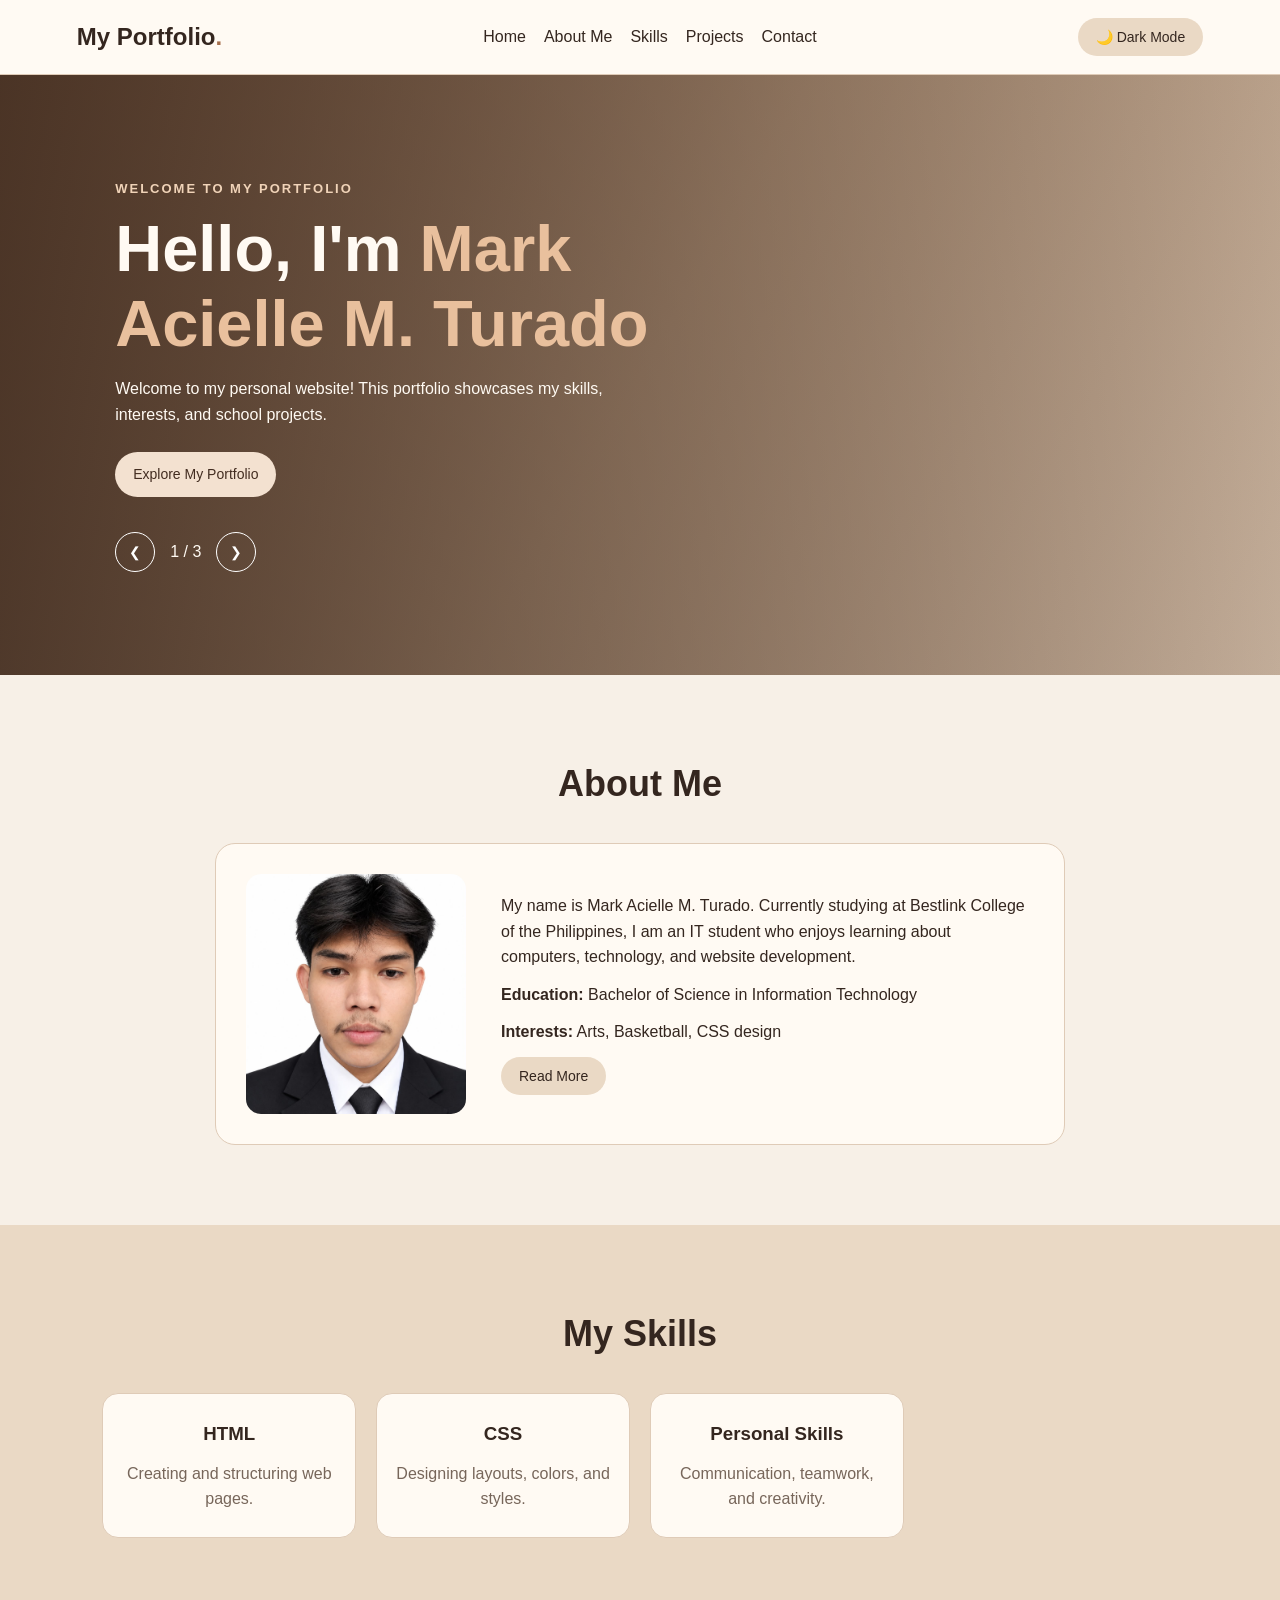
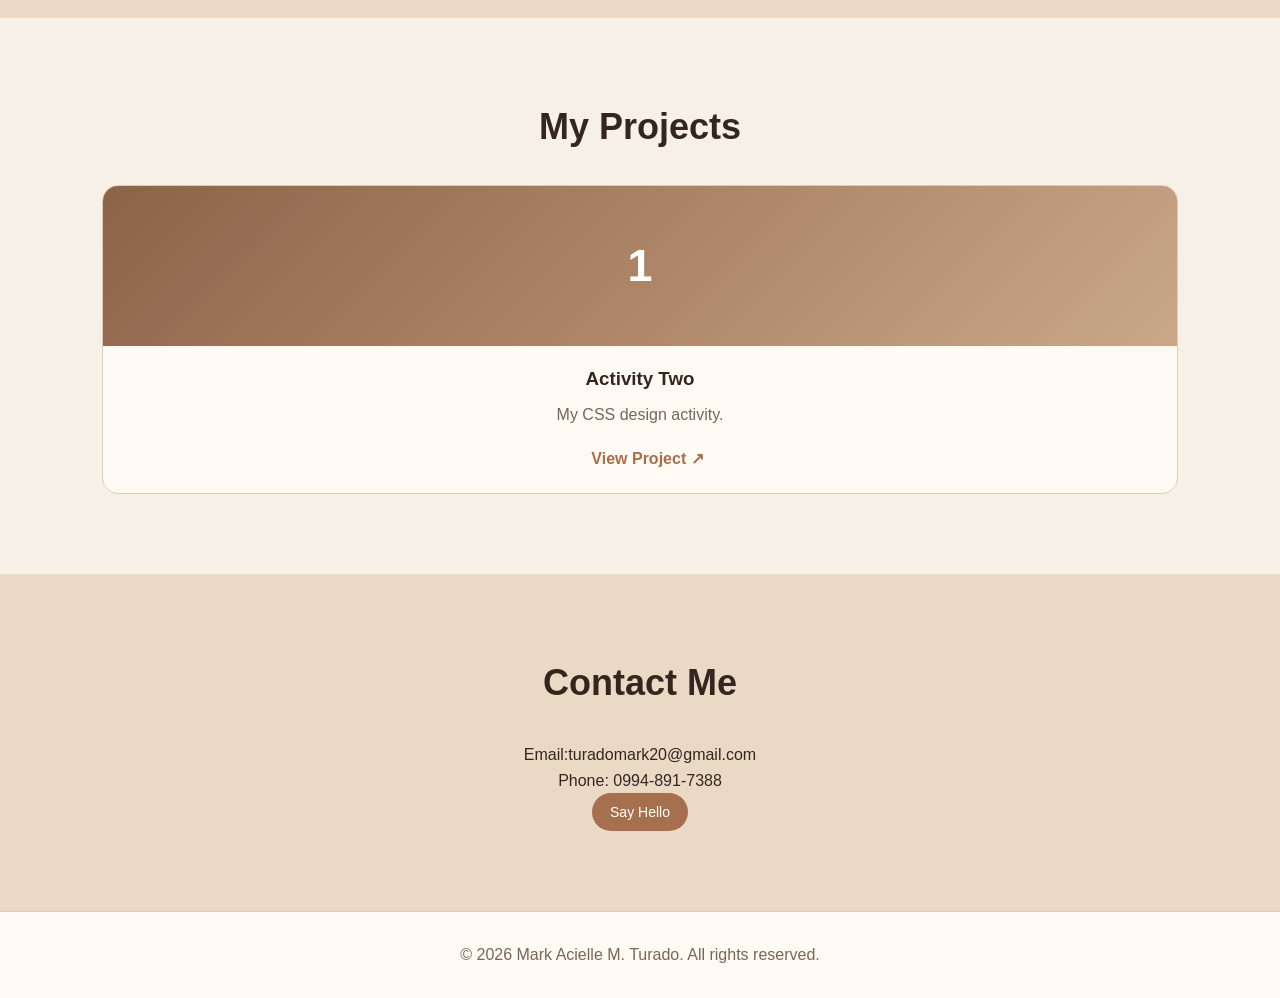
<file: index.html>
<!DOCTYPE html>
<html lang="en">
<head>
    <meta charset="UTF-8">
    <meta name="viewport" content="width=device-width, initial-scale=1.0">
    <title>My Personal Portfolio</title>
    <link rel="stylesheet" href="style.css">
    <script src="script.js" defer></script>
</head>
<body>

    <div id="message" class="toast"></div>

    <header>
        <h2 class="logo">My Portfolio<span>.</span></h2>

        <nav>
            <a href="#home">Home</a>
            <a href="#about">About Me</a>
            <a href="#skills">Skills</a>
            <a href="#projects">Projects</a>
            <a href="#contact">Contact</a>
        </nav>

        <button id="themeBtn">🌙 Dark Mode</button>
    </header>

    <section id="home" class="hero">
        <div class="hero-content">
            <p class="subtitle">WELCOME TO MY PORTFOLIO</p>
            <h1>Hello, I'm <span>Mark Acielle M. Turado</span></h1>
            <p>
                Welcome to my personal website!
                This portfolio showcases my skills,
                interests, and school projects.
            </p>
            <a href="#about" class="btn">Explore My Portfolio</a>

            <div class="slider-controls">
                <button id="prevBtn">❮</button>
                <span id="slideNumber">1 / 3</span>
                <button id="nextBtn">❯</button>
            </div>
        </div>
    </section>

    <section id="about" class="section">
        <h2>About Me</h2>

        <div class="about-container">
            <img src="turado.jpg"
                 alt="My Profile Photo"
                 class="profile-img"
                 onerror="this.src='https://via.placeholder.com/220x240/a66f4d/ffffff?text=Your+Photo'">

            <div class="about-text">

                <p>
                    My name is Mark Acielle M. Turado. Currently studying at Bestlink College of the Philippines, I am an IT student
                    who enjoys learning about computers,
                    technology, and website development.
                </p>

                <p><strong>Education:</strong> Bachelor of Science in Information Technology</p>
                <p><strong>Interests:</strong> Arts, Basketball, CSS design</p>

                <button class="btn" id="readMoreBtn">Read More</button>

                <p id="moreInfo" class="hidden">
                    My goal is to improve my programming skills,
                    and gain more knowledge
                    about information technology.
                </p>
            </div>
        </div>
    </section>

    <section id="skills" class="section alternate">
        <h2>My Skills</h2>

        <div class="card-container">
            <div class="card">
                <h3>HTML</h3>
                <p>Creating and structuring web pages.</p>
            </div>

            <div class="card">
                <h3>CSS</h3>
                <p>Designing layouts, colors, and styles.</p>
            </div>

            
            <div class="card">
                <h3>Personal Skills</h3>
                <p>Communication, teamwork, and creativity.</p>
            </div>
        </div>
    </section>

    <section id="projects" class="section">

        <h2>My Projects</h2>

        
            <div class="project-card">
                <div class="project-image image-two">1</div>
                <h3>Activity Two</h3>
                <p>My CSS design activity.</p>
                <a href="design.html" target="_blank"
                   rel="noopener noreferrer">View Project ↗</a>
            </div>

            
        </div>
    </section>

    <section id="contact" class="section alternate">
        <h2>Contact Me</h2>

        <p>Email:turadomark20@gmail.com</p>
        <p>Phone: 0994-891-7388</p>

        <button class="btn" id="helloBtn">Say Hello</button>
    </section>

    <footer>
        <p>© <span id="year"></span> Mark Acielle M. Turado. All rights reserved.</p>
    </footer>

</body>
</html>
</file>
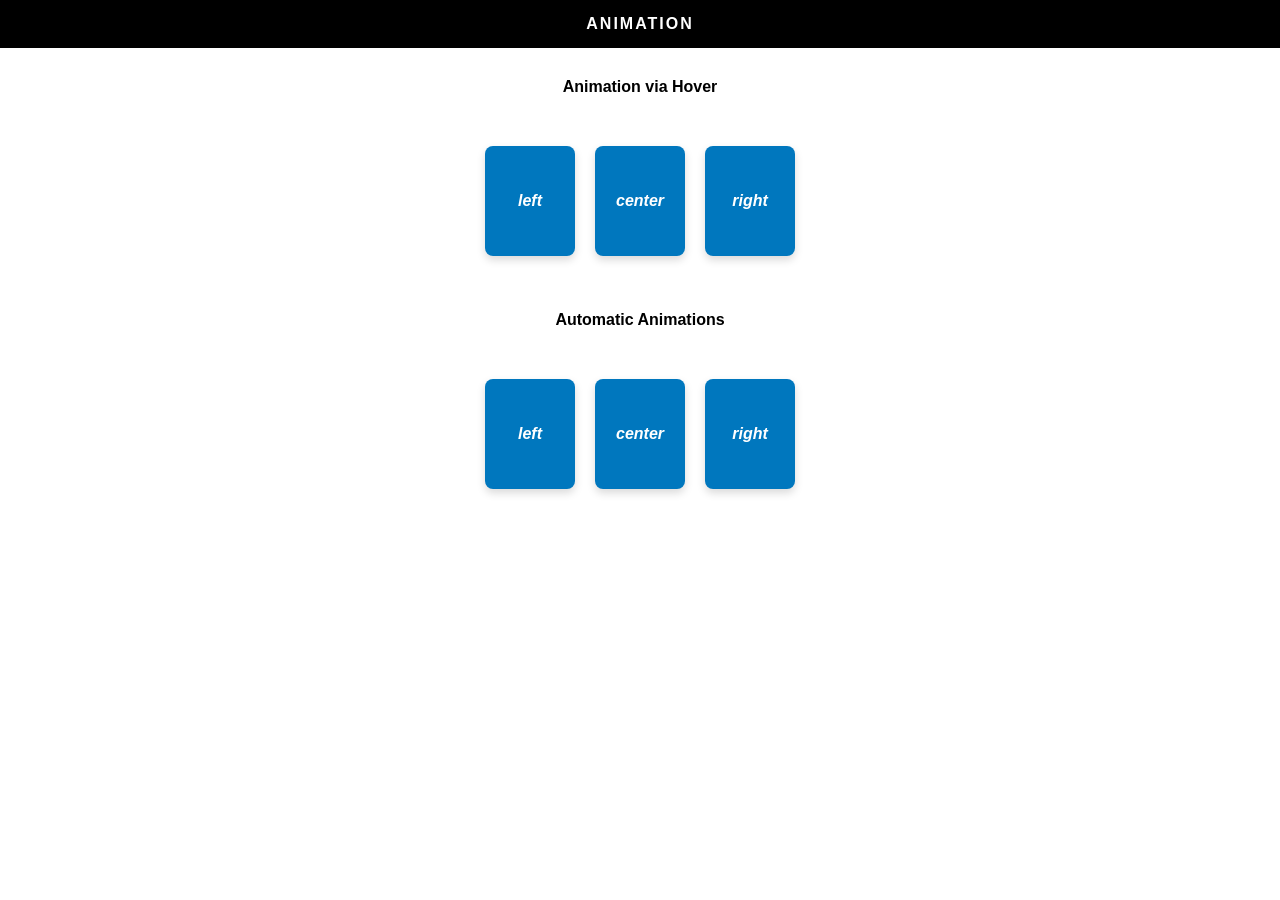
<file: design.html>
<!DOCTYPE html>
<html lang="en">
<head>
    <meta charset="UTF-8">
        <meta name="viewport" content="width=device-width, initial-scale=1.0">
            <title>Animation Demo</title>
    <style>
            * {
            font-family: Arial, sans-serif;
             box-sizing: 
            border-box;margin: 0;
            padding: 0;
         }
        body {
                    text-align: center;
                                background-color: #ffffff;
                                        }
        .Title {
                    background-color: #000000;
                                color: #ffffff;
                                            padding: 15px 0;
                                                        font-weight: bold;
                                                                    letter-spacing: 2px;
                                                                                margin-bottom: 30px;
                                                                                        }
        .section-title {
                    margin: 20px 0 15px;
                                font-size: 1rem;
                                            font-weight: bold;
                                                    }
        .row {
                    display: flex;
                                justify-content: center;
                                            align-items: center;
                                                        gap: 20px;
                                                                    min-height: 180px;
                                                                                width: 100%;
                                                                                        }
        .A, .B, .C, .D, .E, .F {
                    width: 90px;
                                height: 110px;
                                            border-radius: 8px;
                                                        display: flex;
                                                                    align-items: center;
                                                                                justify-content: center;
                                                                                            color: white;
                                                                                                        font-weight: bold;
                                                                                                                    font-style: italic;
                                                                                                                                box-shadow: 0 4px 8px rgba(0, 0, 0, 0.15);
                                                                                                                                        }
        /* Hover Animations */
                .A, .B, .C {
                            background-color: #0077be; /* Ocean Blue */
                                        transition: transform 0.5s ease, background-color 0.5s ease;
                                                }
        .A:hover {
                    transform: translateX(-30px);
                                background-color: #87ceeb; /* Sky Blue */
                                        }
        .B:hover {
                    transform: scale(3);
                                background-color: #87ceeb; /* Sky Blue */
                                        }
        .C:hover {
                    transform: translateX(30px);
                                background-color: #87ceeb; /* Sky Blue */
                                        }
        /* Automatic Animations */
                .D, .E, .F {
                            background-color: #0077be; /* Ocean Blue */
                                    }
        .D {
                    animation: moveLeft 1s infinite alternate ease-in-out;
                            }
        @keyframes moveLeft {
                    from {
                                    transform: translateX(0);
                                                }
                                                            to {
                                                                            transform: translateX(-30px);
                                                                                        }
                                                                                                }
        .E {
                    animation: scaleUp 1s infinite alternate ease-in-out;
                            }
        @keyframes scaleUp {
                    from {
                                    transform: scale(1);
                                                }
                                                            to {
                                                                            transform: scale(3);
                                                                                        }
                                                                                                }
        .F {
                    animation: moveRight 1s infinite alternate ease-in-out;
                            }
        @keyframes moveRight {
                    from {
                                    transform: translateX(0);
                                                }
                                                            to {
                                                                            transform: translateX(30px);
                                                                                        }
                                                                                                }
                                                                                                    </style>
                                                                                                    </head>
<body>

    <div class="Title">ANIMATION</div>
    <div class="section-title">Animation via Hover</div>
    <div class="row">
            <div class="A">left</div>
                    <div class="B">center</div>
                            <div class="C">right</div>
                                </div>
    <div class="section-title">Automatic Animations</div>
    <div class="row">
            <div class="D">left</div>
                    <div class="E">center</div>
                            <div class="F">right</div>
                                </div>
</body>
</html>
</file>
<file: style.css>
:root {
    --background: #f7f0e7;
    --card: #fffaf3;
    --alternate: #ead9c5;
    --text: #34261f;
    --muted: #77665a;
    --brown: #a66f4d;
    --border: #dfcbb7;
}

body.dark {
    --background: #211b18;
    --card: #2d2420;
    --alternate: #382b24;
    --text: #f5e9dc;
    --muted: #c5b2a1;
    --brown: #d2a17c;
    --border: #514035;
}

* {
    margin: 0;
    padding: 0;
    box-sizing: border-box;
    scroll-behavior: smooth;
}

body {
    font-family: Arial, sans-serif;
    background: var(--background);
    color: var(--text);
    line-height: 1.6;
    transition: background 0.3s, color 0.3s;
}

header {
    position: sticky;
    top: 0;
    z-index: 10;
    display: flex;
    justify-content: space-between;
    align-items: center;
    gap: 15px;
    padding: 18px 6%;
    background: var(--card);
    border-bottom: 1px solid var(--border);
}

.logo span,
h1 span {
    color: var(--brown);
}

nav {
    display: flex;
    flex-wrap: wrap;
    gap: 18px;
}

nav a {
    color: var(--text);
    text-decoration: none;
    transition: color 0.3s;
}

nav a:hover {
    color: var(--brown);
}

button,
.btn {
    cursor: pointer;
    border: none;
    border-radius: 25px;
    padding: 11px 18px;
    font-size: 14px;
    transition: 0.3s;
}

#themeBtn,
#readMoreBtn {
    background: var(--alternate);
    color: var(--text);
}

button:hover,
.btn:hover {
    opacity: 0.85;
    transform: translateY(-2px);
}

.toast {
    position: fixed;
    bottom: 20px;
    right: 20px;
    background: var(--brown);
    color: white;
    padding: 12px 20px;
    border-radius: 8px;
    box-shadow: 0 4px 12px rgba(0,0,0,0.15);
    opacity: 0;
    visibility: hidden;
    transition: opacity 0.3s, visibility 0.3s;
    z-index: 1000;
}

.toast.show {
    opacity: 1;
    visibility: visible;
}

.hero {
    min-height: 600px;
    display: flex;
    align-items: center;
    padding: 70px 9%;
    color: #fffaf3;

    background-image:
        linear-gradient(
            90deg,
            rgba(53, 35, 25, 0.78),
            rgba(53, 35, 25, 0.18)
        ),
        linear-gradient(120deg, #987052, #c7a88b, #e1cbb5);

    background-size: cover;
    background-position: center;
    transition: background-image 0.7s ease;
}

.hero-content {
    max-width: 650px;
}

.subtitle {
    color: var(--brown);
    font-weight: bold;
    letter-spacing: 2px;
    font-size: 13px;
    margin-bottom: 12px;
}

.hero .subtitle {
    color: #f0d3b8;
}

.hero h1 {
    font-size: clamp(38px, 7vw, 65px);
    line-height: 1.15;
    margin-bottom: 15px;
}

.hero h1 span {
    color: #e9c09d;
}

.hero h3 {
    margin-bottom: 15px;
}

.hero-content > p:not(.subtitle) {
    margin-bottom: 25px;
    max-width: 500px;
}

.btn {
    display: inline-block;
    background: var(--brown);
    color: white;
    text-decoration: none;
}

.hero .btn {
    background: #f3e1d0;
    color: #422c20;
}

.slider-controls {
    display: flex;
    align-items: center;
    gap: 15px;
    margin-top: 35px;
}

.slider-controls button {
    background: transparent;
    color: white;
    border: 1px solid white;
    border-radius: 50%;
    width: 40px;
    height: 40px;
    padding: 0;
}

.section {
    padding: 80px 8%;
    text-align: center;
}

.section h2 {
    font-size: 36px;
    margin-bottom: 30px;
}

.alternate {
    background: var(--alternate);
}

.about-container {
    display: flex;
    align-items: center;
    justify-content: center;
    gap: 35px;
    max-width: 850px;
    margin: auto;
    padding: 30px;
    text-align: left;
    background: var(--card);
    border: 1px solid var(--border);
    border-radius: 20px;
}

.profile-img {
    width: 220px;
    height: 240px;
    object-fit: cover;
    border-radius: 15px;
    background: var(--alternate);
}

.about-text {
    flex: 1;
}

.about-text h3 {
    margin-bottom: 12px;
}

.about-text p {
    margin-bottom: 12px;
}

.hidden {
    display: none;
}

.card-container {
    display: grid;
    grid-template-columns: repeat(4, 1fr);
    gap: 20px;
    max-width: 1100px;
    margin: auto;
}

.card {
    background: var(--card);
    border: 1px solid var(--border);
    padding: 25px 18px;
    border-radius: 16px;
    transition: transform 0.3s, box-shadow 0.3s;
}

.card h3 {
    margin-bottom: 12px;
}

.card p {
    color: var(--muted);
}

.card:hover,
.project-card:hover {
    transform: translateY(-6px);
    box-shadow: 0 12px 25px rgba(70, 45, 25, 0.12);
}

.project-card {
    background: var(--card);
    border: 1px solid var(--border);
    border-radius: 16px;
    overflow: hidden;
    padding-bottom: 22px;
    transition: transform 0.3s, box-shadow 0.3s;
}

.project-image {
    min-height: 160px;
    display: grid;
    place-items: center;
    color: white;
    font-size: 45px;
    font-weight: bold;
    margin-bottom: 18px;
}

.image-one {
    background: linear-gradient(135deg, #b98c69, #e2c9ad);
}

.image-two {
    background: linear-gradient(135deg, #8d6348, #cba789);
}

.image-three {
    background: linear-gradient(135deg, #d0b59b, #89664e);
}

.project-card h3,
.project-card p {
    margin: 8px 15px;
}

.project-card p {
    color: var(--muted);
}

.project-card a {
    display: inline-block;
    margin-top: 10px;
    margin-left: 15px;
    color: var(--brown);
    text-decoration: none;
    font-weight: bold;
}

footer {
    text-align: center;
    padding: 30px;
    background: var(--card);
    border-top: 1px solid var(--border);
    color: var(--muted);
}
</file>
